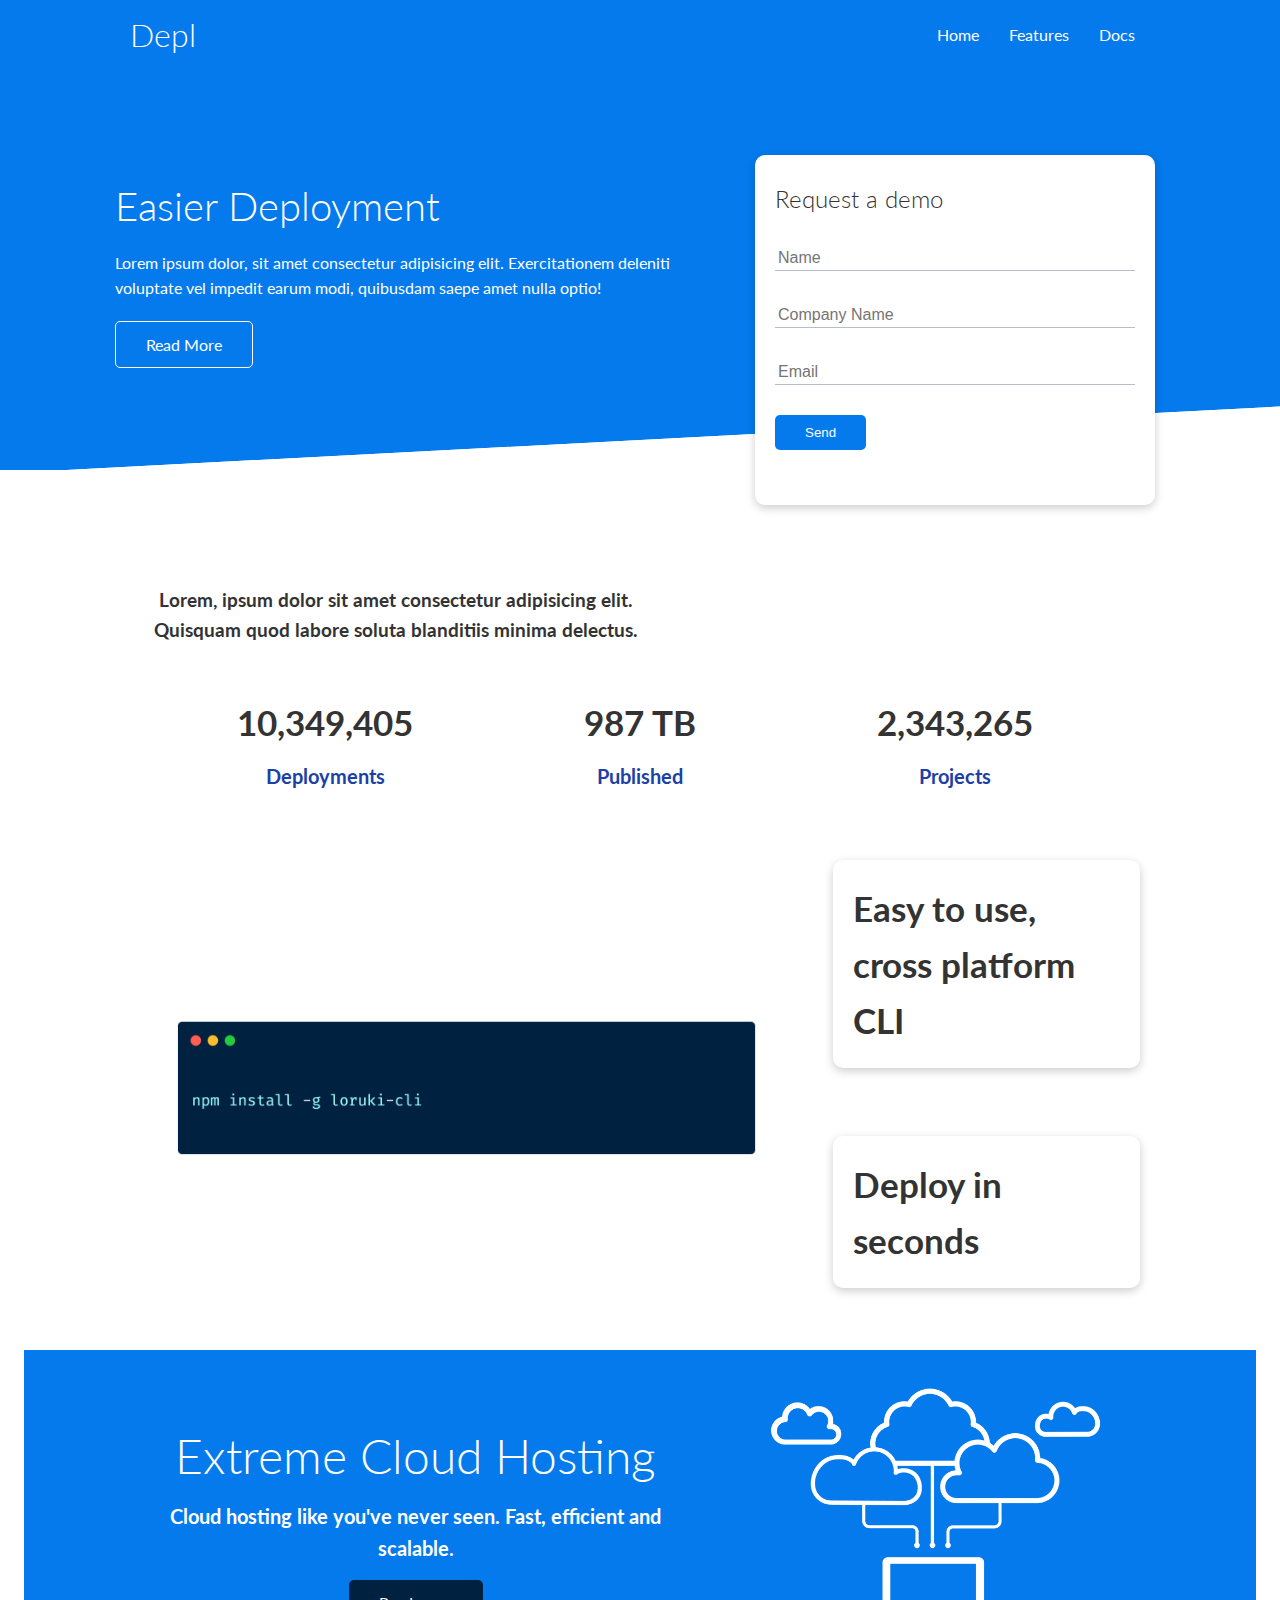
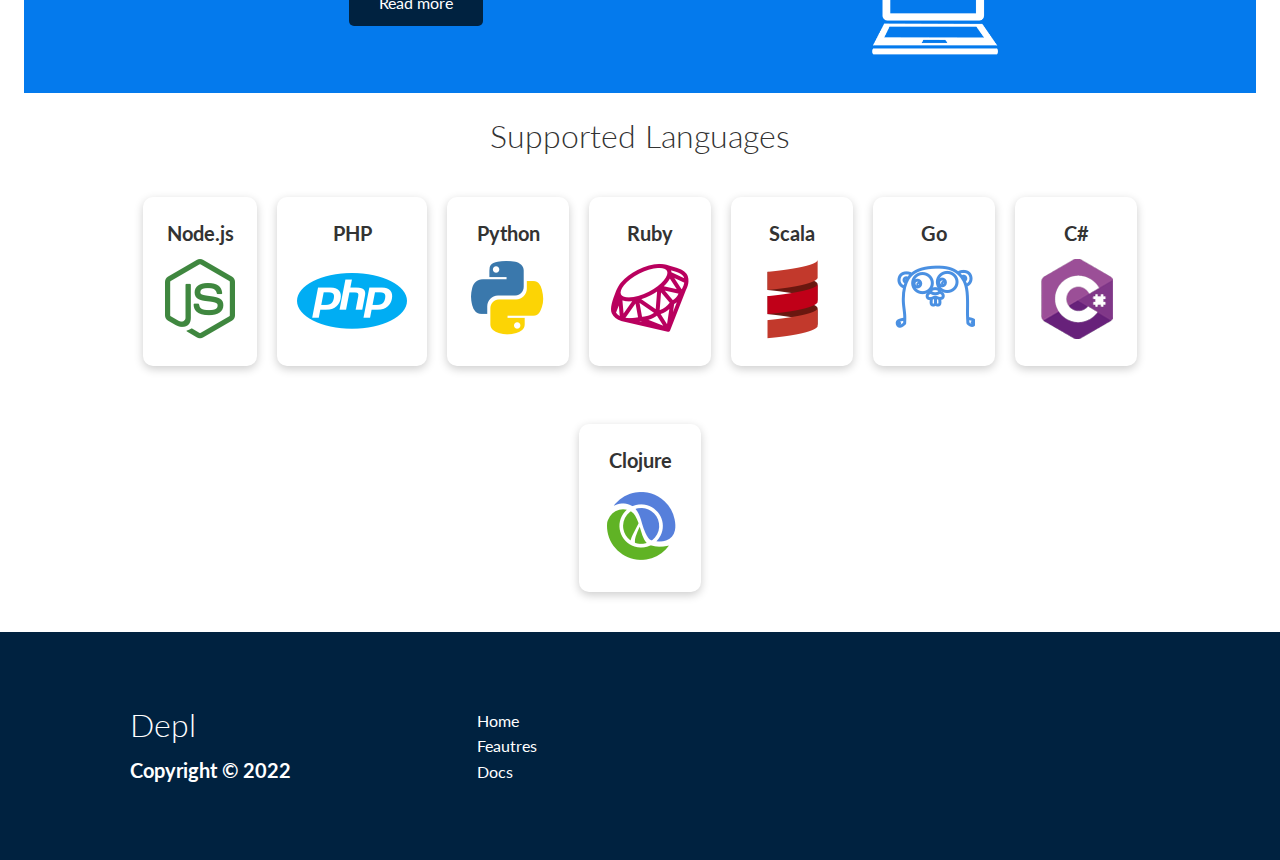
<file: index.html>
<!DOCTYPE html>
<html lang="en">
<head>
    <meta charset="UTF-8">
    <meta http-equiv="X-UA-Compatible" content="IE=edge">
    <meta name="viewport" content="width=device-width, initial-scale=1.0">
    <link rel="stylesheet" href="https://cdnjs.cloudflare.com/ajax/libs/font-awesome/6.0.0-beta3/css/all.min.css" integrity="sha512-Fo3rlrZj/k7ujTnHg4CGR2D7kSs0v4LLanw2qksYuRlEzO+tcaEPQogQ0KaoGN26/zrn20ImR1DfuLWnOo7aBA==" crossorigin="anonymous" referrerpolicy="no-referrer" />
    <link rel="stylesheet" href="css/style.css">
    <link rel="stylesheet" href="css/utilities.css">
    <title>DEPL | Cloud Hosting For Everyone</title>
</head>
<body>
    <!-- Navbar -->
    <div class="navbar">
        <div class="container flex">
            <h1 class="logo">Depl</h1>
            <nav>
                <ul>
                    <li><a href="index.html">Home</a></li>
                    <li><a href="features.html">Features</a></li>
                    <li><a href="docs.html">Docs</a></li>
                </ul>
            </nav>
        </div>
    </div>
    <!-- Showcase -->
    <section class="showcase">
        <div class="container grid">
            <div class="showcase-text">
                <h1>Easier Deployment</h1>
                <p>Lorem ipsum dolor, sit amet consectetur adipisicing elit. Exercitationem deleniti voluptate vel impedit earum modi, quibusdam saepe amet nulla optio!</p>
                <a href="features.html" class="btn btn-outline">Read More</a>
            </div>
            <div class="showcase-form card">
                <h2>Request a demo</h2>
                <form>
                    <div class="form-control">
                        <input type="text" name="name" placeholder="Name" required>    
                    </div>
                    <div class="form-control">
                        <input type="text" name="company" placeholder="Company Name" required>    
                    </div>
                    <div class="form-control">
                        <input type="email" name="email" placeholder="Email" required>    
                    </div>
                    <input type="submit" value="Send" class="btn btn-primary">
                </form>
            </div>

        </div>
    </section>
    <!-- Stats -->
    <section class="stats">
        <div class="container">
            <h3 class="stats-heading text-center my-1">
                Lorem, ipsum dolor sit amet consectetur adipisicing elit. Quisquam quod labore soluta blanditiis minima delectus.
            </h3>
            <div class="grid grid-3 text-center my-4">
                <div>
                    <i class="fas fa-server fa-3x"></i>
                    <h3>10,349,405</h3>
                    <p class="text-secondary">Deployments</p>
                </div>
                <div>
                    <i class="fas fa-upload fa-3x"></i>
                    <h3>987 TB</h3>
                    <p class="text-secondary">Published</p>
                </div>
                <div>
                    <i class="fas fa-project-diagram fa-3x"></i>
                    <h3>2,343,265</h3>
                    <p class="text-secondary">Projects</p>
                </div>

            </div>
        </div>
    </div>
    <!-- Cli -->
    <section class="cli">
        <div class="container grid">
            <img src="images/cli.png">
            <div class="card">
                <h3>Easy to use, cross platform CLI</h3>
            </div>     
           <div class="card">
                <h3>Deploy in seconds</h3>
            </div>
        </div>
    </section>
    <!-- Cloud -->
    <section class="cloud bg-primary my-2 py-2">
        <div class="container grid">
            <div class="text-center">
                <h2 class="lg">Extreme Cloud Hosting</h2>
                <p class="lead my-1">Cloud hosting like you've never seen. Fast, efficient and scalable.</p>
                <a href="features.html" class="btn btn-dark">Read more</a>
            </div>
            <img src="images/cloud.png">
        </div>
    </section>
    <!-- Languages -->
    <section class="languages">
        <h2 class="md text-center my-2">
            Supported Languages
        </h2>
        <div class="container flex">
            <div class="card">
                <h4>Node.js</h4>
                <img src="images/logos/node.png" alt="">
            </div>          
          <div class="card">
                <h4>PHP</h4>
                <img src="images/logos/php.png" alt="">
            </div>  
            <div class="card">
                <h4>Python</h4>
                <img src="images/logos/python.png" alt="">
            </div>         
           <div class="card">
                <h4>Ruby</h4>
                <img src="images/logos/ruby.png" alt="">
            </div>         
           <div class="card">
                <h4>Scala</h4>
                <img src="images/logos/scala.png" alt="">
            </div>           
            <div class="card">
                <h4>Go</h4>
                <img src="images/logos/go.png" alt="">
            </div>
            <div class="card">
                <h4>C#</h4>
                <img src="images/logos/csharp.png" alt="">
            </div>     
           <div class="card">
                <h4>Clojure</h4>
                <img src="images/logos/clojure.png" alt="">
            </div>

        </div>
    </section>

    <!-- footer -->
    <footer class="bg-dark py-5">
        <div class="container grid grid-3">
            <div>
                <h1>Depl</h1>
                <p>Copyright &copy; 2022</p>
            </div>
            <nav>
                <ul>
                    <li><a href="index.html">Home</a></li>
                    <li><a href="features.html">Feautres</a></li>
                    <li><a href="docs.html">Docs</a></li>
                </ul>
            </nav>
            <div class="social">
                <a href="#"><i class="fab fa-github fa-2x"></i></a>
                <a href="#"><i class="fab fa-facebook fa-2x"></i></a>
                <a href="#"><i class="fab fa-instagram fa-2x"></i></a>
                <a href="#"><i class="fab fa-twitter fa-2x"></i></a>
            </div>
        </div>
    </footer>

</body>
</html>
</file>
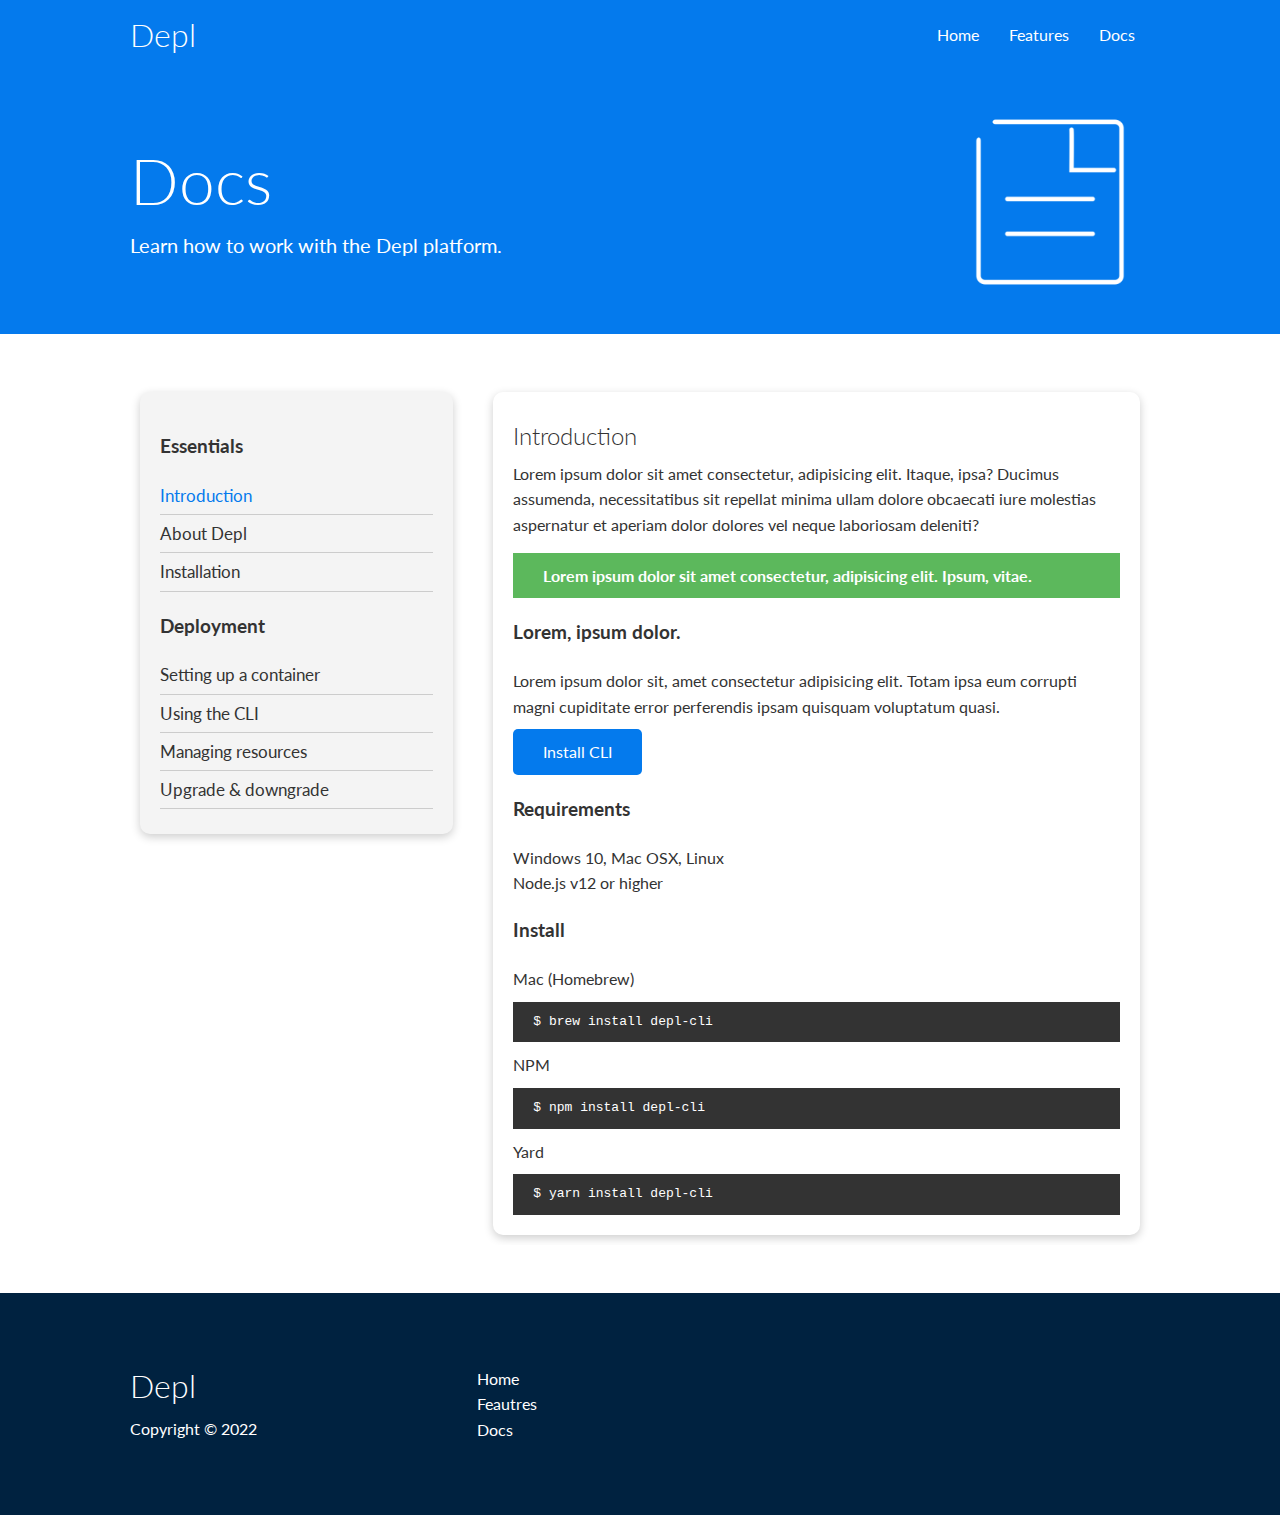
<file: docs.html>
<!DOCTYPE html>
<html lang="en">
<head>
    <meta charset="UTF-8">
    <meta http-equiv="X-UA-Compatible" content="IE=edge">
    <meta name="viewport" content="width=device-width, initial-scale=1.0">
    <link rel="stylesheet" href="https://cdnjs.cloudflare.com/ajax/libs/font-awesome/6.0.0-beta3/css/all.min.css" integrity="sha512-Fo3rlrZj/k7ujTnHg4CGR2D7kSs0v4LLanw2qksYuRlEzO+tcaEPQogQ0KaoGN26/zrn20ImR1DfuLWnOo7aBA==" crossorigin="anonymous" referrerpolicy="no-referrer" />
    <link rel="stylesheet" href="css/style.css">
    <link rel="stylesheet" href="css/utilities.css">
    <title>DEPL | Cloud Hosting For Everyone</title>
</head>
<body>
    <!-- Navbar -->
    <div class="navbar">
        <div class="container flex">
            <h1 class="logo">Depl</h1>
            <nav>
                <ul>
                    <li><a href="index.html">Home</a></li>
                    <li><a href="features.html">Features</a></li>
                    <li><a href="docs.html">Docs</a></li>
                </ul>
            </nav>
        </div>
    </div>

    <!-- Head  -->
    <section class="docs-head bg-primary py-3">
        <div class="container grid">
            <div>
                <h1 class="xl">Docs</h1>
                <p class="lead">
                    Learn how to work with the Depl platform.
                </p>
            </div>
            <img src="images/docs.png">
        </div>
    </section>
    <!-- Docs Main -->
    <section class="docs-main my-4">
        <div class="container grid">
            <div class="card bg-light p-3">
                <h3 class="my-2">Essentials</h3>           
                <nav>
                    <ul>
                        <li><a class="text-primary"  href="#">Introduction</a></li>
                        <li><a href="#">About Depl</a></li>
                        <li><a href="#">Installation</a></li>
                    </ul>
                </nav>
                <h3 class="my-2">Deployment</h3>           
                <nav>
                    <ul>
                        <li><a href="#">Setting up a container</a></li>
                        <li><a href="#">Using the CLI</a></li>
                        <li><a href="#">Managing resources</a></li>
                        <li><a href="#">Upgrade & downgrade</a></li>
                    </ul>
                </nav>
            </div>         
           <div class="card">
                <h2>Introduction</h2>
                <p>Lorem ipsum dolor sit amet consectetur, adipisicing elit. Itaque, ipsa? Ducimus assumenda, necessitatibus sit repellat minima ullam dolore obcaecati iure molestias aspernatur et aperiam dolor dolores vel neque laboriosam deleniti?</p>
                <div class="alert alert-success">
                    <i class="fas fa-info"></i> Lorem ipsum dolor sit amet consectetur, adipisicing elit. Ipsum, vitae.
                </div>
                <h3>Lorem, ipsum dolor.</h3>
                <p>Lorem ipsum dolor sit, amet consectetur adipisicing elit. Totam ipsa eum corrupti magni cupiditate error perferendis ipsam quisquam voluptatum quasi.</p>
                <a href="#" class="btn btn-primary">Install CLI</a>
                <h3>Requirements</h3>
                <ul>
                    <li>Windows 10, Mac OSX, Linux</li>
                    <li>Node.js v12 or higher</li>
                </ul>
                <h3>Install</h3>
                <p>Mac (Homebrew)</p>
                <pre><code>$ brew install depl-cli</code></pre>
                
                <p>NPM</p>
                <pre><code>$ npm install depl-cli</code></pre>
                    
                <p>Yard</p>
                <pre><code>$ yarn install depl-cli</code></pre>
                    
            </div>
        </div>
    </section>
    <!-- footer -->
    <footer class="bg-dark py-5">
        <div class="container grid grid-3">
            <div>
                <h1>Depl</h1>
                <p>Copyright &copy; 2022</p>
            </div>
            <nav>
                <ul>
                    <li><a href="index.html">Home</a></li>
                    <li><a href="features.html">Feautres</a></li>
                    <li><a href="docs.html">Docs</a></li>
                </ul>
            </nav>
            <div class="social">
                <a href="#"><i class="fab fa-github fa-2x"></i></a>
                <a href="#"><i class="fab fa-facebook fa-2x"></i></a>
                <a href="#"><i class="fab fa-instagram fa-2x"></i></a>
                <a href="#"><i class="fab fa-twitter fa-2x"></i></a>
            </div>
        </div>
    </footer>

</body>
</html>
</file>
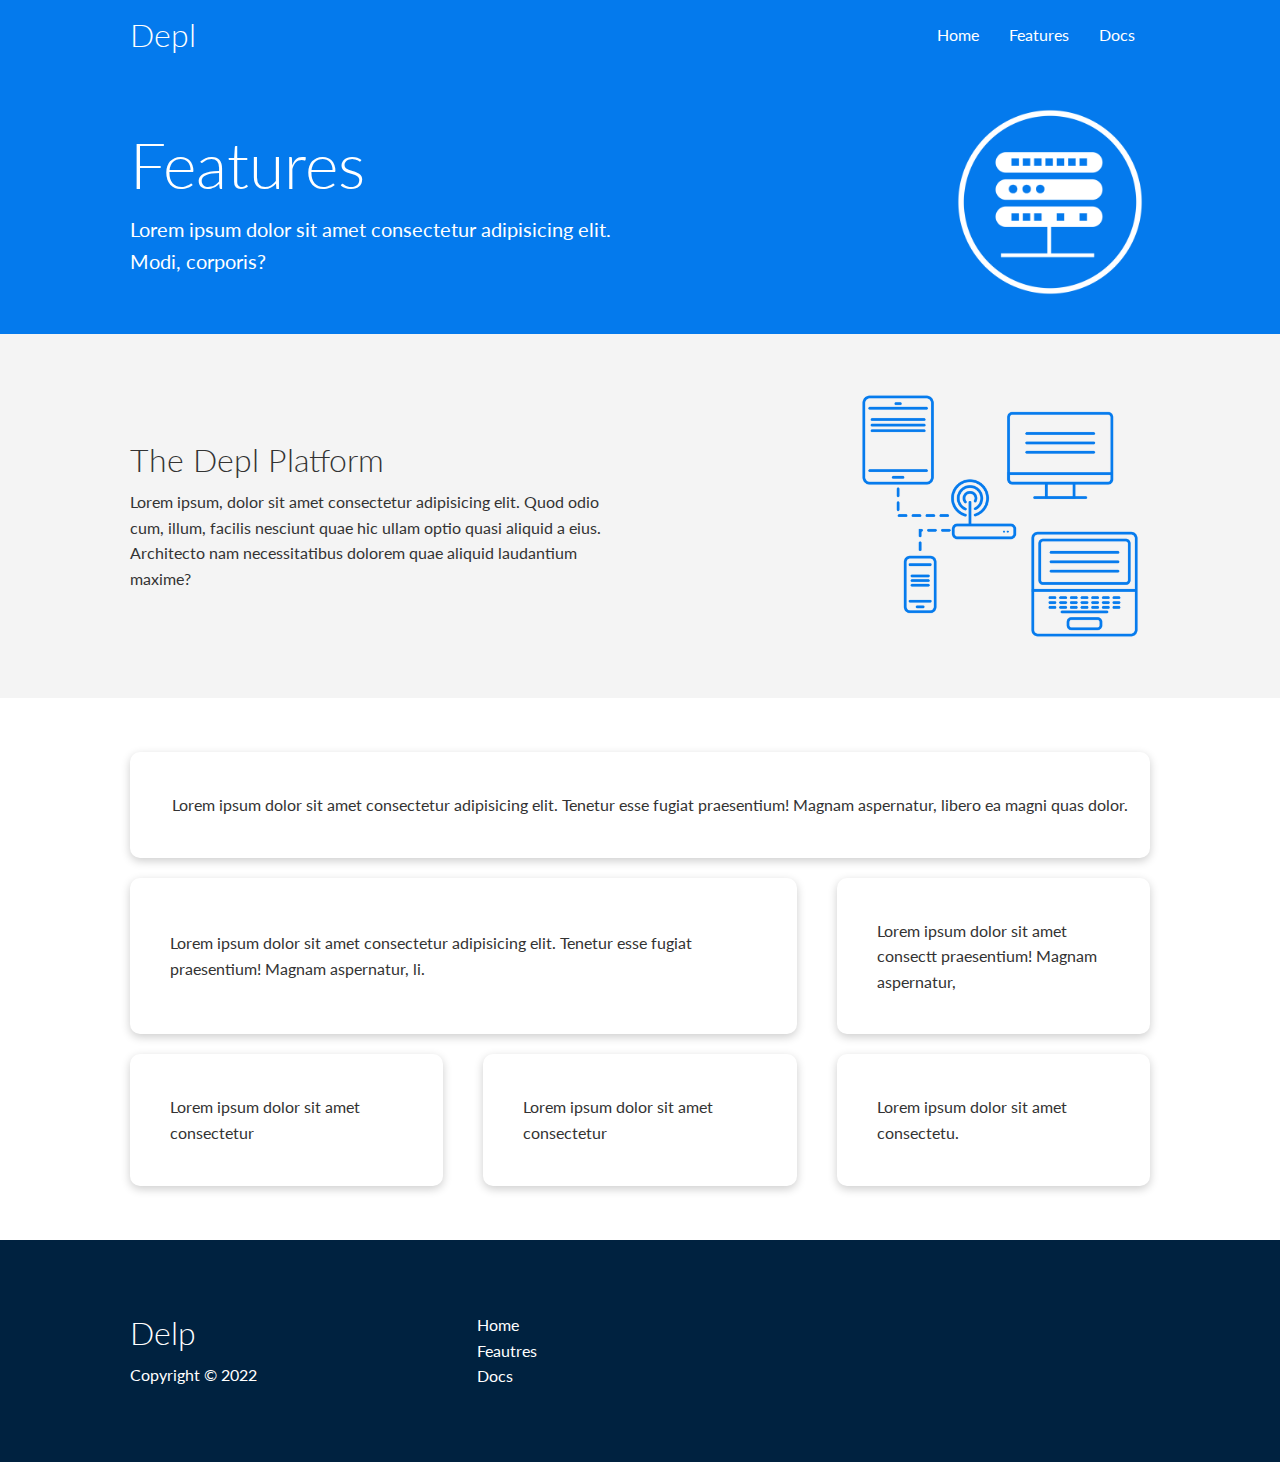
<file: features.html>
<!DOCTYPE html>
<html lang="en">
<head>
    <meta charset="UTF-8">
    <meta http-equiv="X-UA-Compatible" content="IE=edge">
    <meta name="viewport" content="width=device-width, initial-scale=1.0">
    <link rel="stylesheet" href="https://cdnjs.cloudflare.com/ajax/libs/font-awesome/6.0.0-beta3/css/all.min.css" integrity="sha512-Fo3rlrZj/k7ujTnHg4CGR2D7kSs0v4LLanw2qksYuRlEzO+tcaEPQogQ0KaoGN26/zrn20ImR1DfuLWnOo7aBA==" crossorigin="anonymous" referrerpolicy="no-referrer" />
    <link rel="stylesheet" href="css/style.css">
    <link rel="stylesheet" href="css/utilities.css">
    <title>DEPL | Cloud Hosting For Everyone</title>
</head>
<body>
    <!-- Navbar -->
    <div class="navbar">
        <div class="container flex">
            <h1 class="logo">Depl</h1>
            <nav>
                <ul>
                    <li><a href="index.html">Home</a></li>
                    <li><a href="features.html">Features</a></li>
                    <li><a href="docs.html">Docs</a></li>
                </ul>
            </nav>
        </div>
    </div>

    <!-- Head  -->
    <section class="features-head bg-primary py-3">
        <div class="container grid">
            <div>
                <h1 class="xl">Features</h1>
                <p class="lead">
                    Lorem ipsum dolor sit amet consectetur adipisicing elit. Modi, corporis?
                </p>
            </div>
            <img src="images/server.png">
        </div>
    </section>
    <!-- Sub head -->
    <section class="features-sub-head bg-light py-3">
        <div class="container grid">
            <div>
                <h1 class="md">The Depl Platform</h1>
                <p>
                    Lorem ipsum, dolor sit amet consectetur adipisicing elit. Quod odio cum, illum, facilis nesciunt quae hic ullam optio quasi aliquid a eius. Architecto nam necessitatibus dolorem quae aliquid laudantium maxime?
                </p>
            </div>
            <img src="images/server2.png">
        </div>
    </section>

    <section class="features-main my-2">
        <div class="container grid grid-3">
            <div class="card flex">
                <i class="fas fa-server fa-3x"></i>
                <p>Lorem ipsum dolor sit amet consectetur adipisicing elit. Tenetur esse fugiat praesentium! Magnam aspernatur, libero ea magni quas dolor.</p>
            </div>            
            <div class="card flex">
                <i class="fas fa-network-wired fa-3x"></i>
                <p>Lorem ipsum dolor sit amet consectetur adipisicing elit. Tenetur esse fugiat praesentium! Magnam aspernatur, li.</p>
            </div>            
            <div class="card flex">
                <i class="fas fa-laptop-code fa-3x"></i>
                <p>Lorem ipsum dolor sit amet consectt praesentium! Magnam aspernatur,</p>
            </div>            
            <div class="card flex">
                <i class="fas fa-database fa-3x"></i>
                <p>Lorem ipsum dolor sit amet consectetur</p>
            </div>            
            <div class="card flex">
                <i class="fas fa-power-off fa-3x"></i>
                <p>Lorem ipsum dolor sit amet consectetur </p>
            </div>            
            <div class="card flex">
                <i class="fas fa-upload fa-3x"></i>
                <p>Lorem ipsum dolor sit amet consectetu.</p>
            </div>            
            
        </div>
    </section>
    <!-- footer -->
    <footer class="bg-dark py-5">
        <div class="container grid grid-3">
            <div>
                <h1>Delp</h1>
                <p>Copyright &copy; 2022</p>
            </div>
            <nav>
                <ul>
                    <li><a href="index.html">Home</a></li>
                    <li><a href="features.html">Feautres</a></li>
                    <li><a href="docs.html">Docs</a></li>
                </ul>
            </nav>
            <div class="social">
                <a href="#"><i class="fab fa-github fa-2x"></i></a>
                <a href="#"><i class="fab fa-facebook fa-2x"></i></a>
                <a href="#"><i class="fab fa-instagram fa-2x"></i></a>
                <a href="#"><i class="fab fa-twitter fa-2x"></i></a>
            </div>
        </div>
    </footer>

</body>
</html>
</file>
<file: css/style.css>
@import url('https://fonts.googleapis.com/css2?family=Lato:wght@300&display=swap');
:root {
    --primary-color: #047aed;
    --secondary-color: #1c3fa8;
    --dark-color: #002240;
    --light-color: #f4f4f4;
    --success-color: #5cb85c;
    --error-color: #d9534f;
    
    
    
}
* {
    box-sizing: border-box;
    padding: 0;
    margin: 0;
}
body {
    font-family: 'Lato', sans-serif;
    color: #333;
    line-height: 1.6;
}
ul {
    list-style-type: none;
}
a {
    text-decoration: none;
    color: #333;
}
h1, h2 {
    font-weight: 300;
    line-height: 1.2;
    margin: 10px 0;
}
p {
    margin: 10px 0;
}
img {
    width: 100%;
}
code, pre {
    background: #333;
    color: #fff;
    padding: 10px;
}
/* Navbar */
.navbar {
    background-color: var(--primary-color);
    color: #fff;
    height: 70px;
}
.navbar ul {
    display: flex;
}
.navbar a {
    color: #fff;
    padding: 10px;
    margin: 0 5px;
}
.navbar a:hover {
    border-bottom: 2px #fff solid;
}

.navbar .flex {
    justify-content: space-between;
}
/* Showcase */
.showcase {
    height: 400px;
    background-color: var(--primary-color);
    color: #fff;
    position: relative;
}
.showcase h1 {
    font-size: 40px;
}
.showcase p {
    margin: 20px 0;
}
.showcase .grid {
    grid-template-columns: 55% 45%;
    gap: 30px;
    overflow: visible;
}
.showcase-text {
    animation: slideInFromLeft 1s ease-in;
}

.showcase-form {
    position: relative;
    top: 60px;
    height: 350px;
    width: 400px;
    padding: 40px;
    z-index: 100;
    justify-self: flex-end;
    animation: slideInFromRight 1s ease-in;
}
.showcase-form .form-control {
    margin: 30px 0;
}
.showcase-form input[type='text'],
.showcase-form input[type='email'] {
    border: 0;
    border-bottom: 1px solid #b4becb;
    width: 100%;
    padding: 3px;
    padding: 3px;
    font-size: 16px;
}
.showcase-form input:focus {
    outline: none;
}
.showcase::before,
.showcase::after {
    content: '';
    position: absolute;
    height: 100px;
    bottom: -70px;
    right: 0;
    left: 0;
    background-color: #fff;
    transform: skewY(-3deg);
    -webkit-transform: skewY(-3deg);
    -moz-transform: skewY(-3deg);
    -ms-transform: skewY(-3deg);
}
/* Stats */
.stats {
    padding-top: 100px;
    animation: slideInFromBottom 1s ease-in;
}
.stats-heading {
    max-width: 500px;
    margin: auto;
}
.stats .grid h3 {
    font-size: 35px;
}
.stats .grid p {
    font-size: 20px;
    font-weight: bold;
}

/* Cli */
.cli .grid {
    grid-template-columns: repeat(3, 1fr);
    grid-template-rows: repeat(2, 1fr);
}
.cli .grid > *:first-child {
    grid-column: 1 / span 2;
    grid-row: 1 / span 2;
}

/* Cloud */
.cloud .grid {
    grid-template-columns: 4fr 3fr;
}

.languages .flex {
    flex-wrap: wrap;
}

.languages .card {
    text-align: center;
    margin: 18px 10px 40px;
    transition: transform 0.2s ease-in;
}
.languages .card h4 {
    font-size: 20px;
    margin-bottom: 10px;
}

.languages .card:hover {
    transform: translateY(-15px);
}
/* Features */
.features-head img, .docs-head img {
    width: 200px;
    justify-self: flex-end;
}
.features-sub-head img {
    width: 300px;
    justify-self: flex-end;
}
.features-main .card > i {
    margin-right: 20px;
}

.features-main .grid {
    padding: 30px;
}
.features-main .grid > *:first-child {
    grid-column: 1 / span 3;
}
.features-main .grid > *:nth-child(2) {
    grid-column: 1 / span 2;
}
/* Docs  */
.docs-main h3 {
    margin: 20px 0;
}

.docs-main .grid {
    grid-template-columns: 1fr 2fr;
    align-items: flex-start;
}

.docs-main nav li {
    font-size: 17px;
    padding-bottom: 5px;
    margin-bottom: 5px;
    border-bottom: 1px #ccc solid;
}

.docs-main a:hover {
    font-weight: bold;
}


/* footer */
footer .social a {
    margin: 0 10px;
}
/* Animation */
@keyframes slideInFromLeft {
    0% {
        transform: translateX(-100%);
    }
    100% {
        transform: translateX(0);
    }
}
@keyframes slideInFromRight {
    0% {
        transform: translateX(100%);
    }
    100% {
        transform: translateX(0);
    }
}
@keyframes slideInFromTop {
     0% {
         transform: translateY(-100%);
     }
     100% {
         transform: translateX(0);
     }
}
@keyframes slideInFromBottom {
    0% {
        transform: translateY(100%);
    }
    100% {
        transform: translateX(0);
    }
}

/* Tablets and under */
@media (max-width: 768px) {
    .grid,
    .showcase .grid,
    .stats .grid,
    .cli .grid, 
    .cloud .grid,
    .features-main .grid,
    .docs-main .grid {
        grid-template-columns: 1fr;
        grid-template-rows: 1fr;
    }

    .showcase {
        height: auto;
    }

    .showcase-text {
        text-align: center;
        margin-top: 40px;
        animation: slideInFromTop 1s ease-in;
    }

    .showcase-form {
        justify-self: center;
        margin: auto;
        animation: slideInFromBottom1s ease-in;
    }
    .cli .grid > *:first-child {
        grid-column: 1;
        grid-row: 1;
    }
    .features-head,
    .features-sub-head,
    .docs-head {
        text-align: center;
    }
    .features-head img,
    .features-sub-head img,
    .docs-head img {
        justify-self: center;
    }

    .features-main .grid > *:first-child,
    .features-main .grid > *:nth-child(2) {
        grid-column: 1;
    }
    
}

/* Mobile */
@media (max-width: 500px) {
    .navbar {
        height: 110px;
    }
    .navbar .flex {
        flex-direction: column;
    }
    .navbar ul {
        padding: 10px;
        background-color: rgba(0, 0, 0, 0.1);
    }

}
</file>
<file: css/utilities.css>
.container {
    max-width: 1100px;
    margin: 0 auto;
     overflow: auto;
    padding: 0 40px;
}

.card {
    background-color: #fff;
    border-radius: 10px;
    box-shadow: 0 3px 10px rgba(0,0,0,0.2);
    padding: 20px;
    margin: 10px;
    color: #333;
}

.text-center {
    text-align: center;
}

/* Alert  */
.alert {
    background-color: var(--light-color);
    padding: 10px 20px;
    font-weight: bold;
    margin: 15px 0;
}
.alert i {
    margin-right: 10px;
}
.alert-success {
    background-color: var(--success-color);
    color: #fff;
}
.alert-error {
    background-color: var(--error-color);
    color: #fff;
}

.btn {
    display: inline-block;
    padding: 10px 30px;
    cursor: pointer;
    background: var(--primary-color);
    color: #fff;
    border: none;
    border-radius: 5px; 
}

.btn-outline {
    background-color: transparent;
    border: 1px #fff solid;
}

.btn:hover {
    transform: scale(0.98);
}

/* Backgrounds & colored buttons */
.bg-primary, 
.btn-primary {
    background-color: var(--primary-color);
    color: #fff;
}

.bg-secondary, 
.btn-secondary {
    background-color: var(--secondary-color);
    color: #fff;
}

.bg-dark, 
.btn-dark {
    background-color: var(--dark-color);
    color: #fff;
}


.bg-light, 
.btn-light {
    background-color: var(--light-color);
    color: #333;
}
.bg-primary a, 
.btn-primary a,
.bg-secondary a, 
.btn-secondary a,
.bg-dark a, 
.btn-dark a {
    color: #fff;
}

/* Text colors */
.text-primary {
    color: var(--primary-color);
}

.text-secondary {
    color: var(--secondary-color);
}

.text-dark {
    color: var(--dark-color);
}


.text-light {
    color: var(--light-color);
}
/* Text sizes */
.lead {
    font-size: 20px;
}

.sm {
    font-size: 1rem;
}

.md {
    font-size: 2rem;
}

.lg {
    font-size: 3rem;
}

.xl {
    font-size: 4rem;
}

.flex {
    display: flex;
    justify-content: center;
    align-items: center;
    height: 100%;
}

.grid {
     display: grid;
    grid-template-columns: repeat(2, 1fr);
    gap: 20px;   
    height: 100%; 
    justify-content: center;
    align-items: center;
}

.grid-3 {
    grid-template-columns: repeat(3, 1fr);
}

/* Margin */
.my-1 {
    margin: 1rem 0;
}
.my-2 {
    margin: 1.5rem 0;
}
.my-3 {
    margin: 2rem 0;
}
.my-4 {
    margin: 3rem 0;
}
.my-5 {
    margin: 4rem 0;
}
.my-1 {
    margin: 1rem;
}
.my-2 {
    margin: 1.5rem;
}
.my-3 {
    margin: 2rem;
}
.my-4 {
    margin: 3rem;
}
.my-5 {
    margin: 4rem;
}

/* Padding */
.py-1 {
    padding: 1rem 0;
}
.py-2 {
    padding: 1.5rem 0;
}
.py-3 {
    padding: 2rem 0;
}
.py-4 {
    padding: 3rem 0;
}
.py-5 {
    padding: 4rem 0;
}
.py-1 {
    padding: 1rem;
}
.py-2 {
    padding: 1.5rem;
}
.py-3 {
    padding: 2rem;
}
.py-4 {
    padding: 3rem;
}
.py-5 {
    padding: 4rem;
}
</file>
